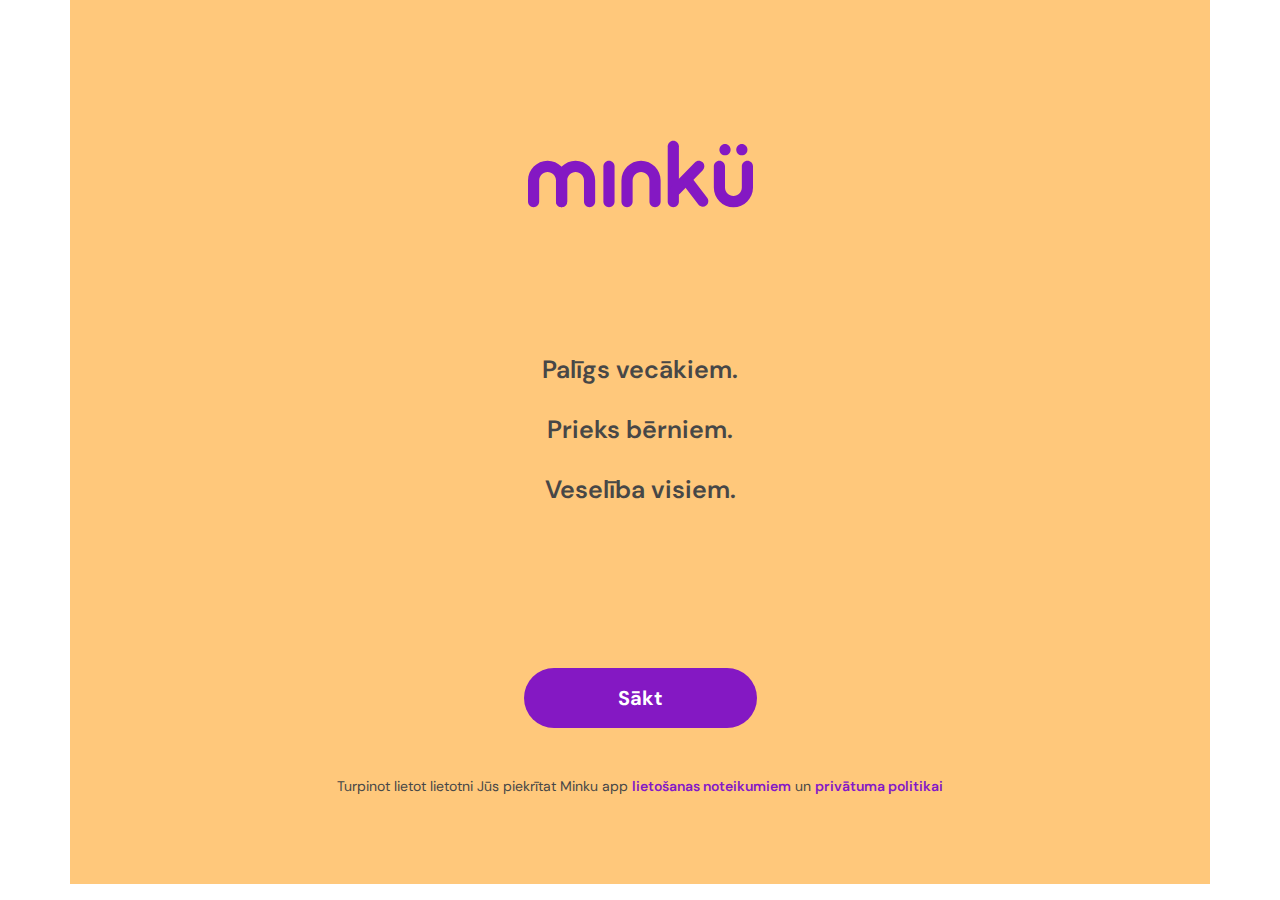
<file: index.html>
<!DOCTYPE html>
<html lang="en">

<head>
    <meta charset="UTF-8">
    <meta name="viewport" content="initial-scale=1.0, width=device-width">
    <title>Minku App</title>

    <!-- Bootstrap 5 CDN -->
    <link href="https://cdn.jsdelivr.net/npm/bootstrap@5.3.0/dist/css/bootstrap.min.css" rel="stylesheet">
    <link rel="stylesheet" href="https://cdn.jsdelivr.net/npm/bootstrap-icons@1.11.3/font/bootstrap-icons.min.css">
    <link rel="preconnect" href="https://fonts.googleapis.com">
    <link rel="preconnect" href="https://fonts.gstatic.com" crossorigin>
    <link href="https://fonts.googleapis.com/css2?family=DM+Sans:ital,opsz,wght@0,9..40,100..1000;1,9..40,100..1000&display=swap" rel="stylesheet">
    <link rel="stylesheet" href="global.css">
</head>

<body>

    <div class="container d-flex flex-column mb-3 justify-content-center align-items-center" style="background-color: #ffc87b;
               height: 100vh">
        <div class="mt-auto">
            <img src="minku_logo.svg">
        </div>
        <div class="mt-auto">
            <p class="p-big">Palīgs vecākiem.</p>
            <p class="p-big">Prieks bērniem.</p>
            <p class="p-big">Veselība visiem.</p>
        </div>
        <div class="mt-auto pb-5 mb-4 d-flex flex-column justify-content-center">
            <div class="d-flex flex-column align-items-center">
                <button class="btn button-minku d-flex justify-content-between align-items-center" type="button" onclick="location.replace('appview_2.html')">
                        <div class="mx-auto">Sākt</div>
                </button>
            </div>
            <p class="text-center text-regular_400 pt-5">Turpinot lietot lietotni Jūs piekrītat Minku app
                <span style="font-weight: 600; color: #8418c8;">lietošanas noteikumiem</span> un
                <span style="font-weight: 600; color: #8418c8;">privātuma politikai</span>
            </p>
        </div>
    </div>

    <!-- Bootstrap 5 JavaScript (optional, needed for interactive components) -->
    <script src="https://cdn.jsdelivr.net/npm/bootstrap@5.3.0/dist/js/bootstrap.bundle.min.js"></script>

</body>

</html>
</file>
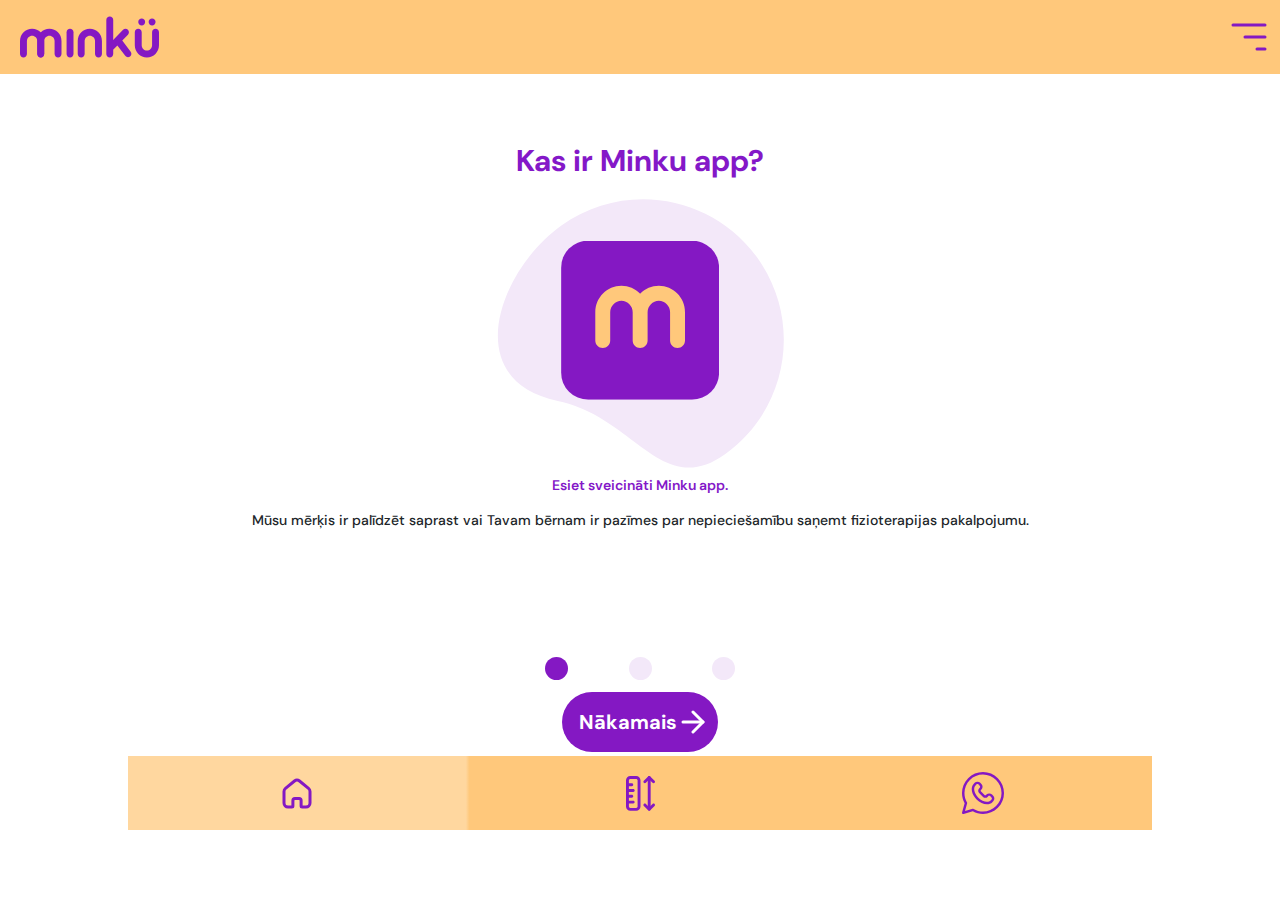
<file: appview_2.html>
<!DOCTYPE html>
<html lang="en">

<head>
    <meta charset="UTF-8">
    <meta name="viewport" content="initial-scale=1.0, width=device-width">
    <title>Minku App</title>

    <!-- Bootstrap 5 CDN -->
    <link href="https://cdn.jsdelivr.net/npm/bootstrap@5.3.0/dist/css/bootstrap.min.css" rel="stylesheet">
    <script src="https://ajax.googleapis.com/ajax/libs/jquery/3.7.1/jquery.min.js"></script>
    <script src="https://cdn.jsdelivr.net/npm/bootstrap@5.3.0/dist/js/bootstrap.bundle.min.js"></script>
    <link rel="preconnect" href="https://fonts.googleapis.com">
    <link rel="preconnect" href="https://fonts.gstatic.com" crossorigin>
    <link
        href="https://fonts.googleapis.com/css2?family=DM+Sans:ital,opsz,wght@0,9..40,100..1000;1,9..40,100..1000&display=swap"
        rel="stylesheet">
    <link rel="stylesheet" href="global.css">
    <link rel="manifest" href="./manifest.json">
    <meta name="mobile-web-app-capable" content="yes">
    <meta name="apple-mobile-web-app-capable" content="yes">
    <meta name="apple-mobile-web-app-status-bar-style" content="black-translucent">
    <meta name="apple-mobile-web-app-title" content="My App">
    <link rel="apple-touch-icon" href="ic_launcher.png">
    <script src="global_js.js"></script>
</head>

<body>

    <div id="appbar"></div>
    <div id="content" class="d-flex flex-column">
        <div class="slideshow-container d-flex flex-column">
            <div class="mySlides flex-column align-items-center">
                <div class="upper-text">
                    <p>Kas ir Minku app?</p>
                </div>
                <div class="minku-vector-container">
                    <img class="background-vector" src="minku_vector.svg">
                    <div class="minku-app-logo"><img src="minku_app_logo.svg"></div>
                </div>
                <div style="text-align: center;">
                    <p class="p-small"><span style="font-weight: 600; color: #8418c8;">Esiet sveicināti Minku app.
                        </span><br>
                        Mūsu mērķis ir palīdzēt saprast vai Tavam bērnam ir pazīmes par nepieciešamību saņemt
                        fizioterapijas
                        pakalpojumu.</p>
                </div>
            </div>

            <div class="mySlides flex-column align-items-center measurement-rules">
                <div class="upper-text">
                    Kā tiek veikts <br>mērījums?
                </div>
                <div class="container-fluid">
                    <div class="row pt-4">
                        <div class="col-3">
                            <img src="cube_lines.svg">
                        </div>
                        <div class="col-9">
                            <p class="p-small p-bold">Izvēlies neitrālu fonu</p>
                        </div>
                    </div>
                    <div class="row pt-4">
                        <div class="col-3">
                            <img src="underwear.svg">
                        </div>
                        <div class="col-9">
                            <p class="p-small p-bold">Mērījums notiek apakšveļā</p>
                        </div>
                    </div>
                    <div class="row pt-4">
                        <div class="col-3">
                            <img src="phone.svg">
                        </div>
                        <div class="col-9">
                            <p class="p-small p-bold">Seko norādēm ekrānā</p>
                        </div>
                    </div>
                    <div class="row pt-4">
                        <div class="col-3">
                            <img src="measurement.svg">
                        </div>
                        <div class="col-9">
                            <p class="p-small p-bold">Spied mērīt</p>
                        </div>
                    </div>
                    <div class="row pt-4">
                        <div class="col-3">
                            <img src="check.svg">
                        </div>
                        <div class="col-9">
                            <p class="p-small p-bold">Saņem rezultātu</p>
                        </div>
                    </div>
                </div>
            </div>

            <div class="mySlides flex-column align-items-center">
                <div class="upper-text">
                    <p>Bērna parametri</p>
                </div>
                <div class="minku-vector-container">
                    <img class="background-vector" id="gender_vector" src="vector_boy.svg">
                    <div class="minku-gender-logo"><img id="gender_image" src="boy.svg"></div>
                </div>
                <div class="container-fluid">
                    <div class="row pt-1">
                        <div class="col-6">
                            <p class="p-small p-bold">Vecums</p>
                        </div>
                        <div class="col-6">
                            <p class="p-small p-bold">Dzimums</p>
                        </div>
                    </div>
                    <div class="row pt-1">
                        <div class="col-5">
                            <input type="number" style="width: 50%;" onkeyup="check_age($(this))"
                                class="rounded-pill minku-input border-0 form-control-sm">
                        </div>
                        <div class="col-7">
                            <select onchange="set_gender($(this))"
                                class="minku-select rounded-pill form-select border-0">
                                <option value="0" selected>Zēns</option>
                                <option value="1">Meitene</option>

                            </select>
                        </div>
                    </div>
                </div>
                <div style="text-align: center;">
                    <p class="p-small">Aplikācija neievāc un nesaglabā jūsu bērnu attēlus</p>
                </div>

            </div>
            <div style="margin-top: auto;">
                <div>
                    <div class="d-flex flex-row  justify-content-center p-2" style="text-align:center">
                        <span class="dot" onclick="currentSlide(1)"></span>
                        <span class="dot" onclick="currentSlide(2)"></span>
                        <span class="dot" onclick="currentSlide(3)"></span>
                    </div>
                </div>
                <div class="d-flex flex-row  justify-content-center ">
                    <div class="p-1 align-self-center" style="text-align:center">
                        <button class="btn button-minku d-flex align-items-center justify-content-between"
                            id="minku-next" type="button" style="width: 100%;">
                            <div class="mx-1">Nākamais</div><img src="arrow_right.svg">
                        </button>
                    </div>
                </div>
            </div>
            <div id="bottombar"></div>
        </div>

    </div>




</body>

</html>
<script>

    let slideIndex = 1;
    showSlides(slideIndex);

    function plusSlides(n) {
        showSlides(slideIndex += n);
    }

    function currentSlide(n) {
        showSlides(slideIndex = n);
        if (slideIndex != 3) {
            $("#minku-next").prop("disabled", false);
        }

    }
    function set_gender(t) {

        if (t.val() == 1) {
            $("#gender_vector").attr("src", "vector_girl.svg");
            $("#gender_image").attr("src", "girl.svg");
            sessionStorage.setItem("global_gender", 1);
        }
        else {
            $("#gender_vector").attr("src", "vector_boy.svg");
            $("#gender_image").attr("src", "boy.svg");
            sessionStorage.setItem("global_gender", 0);
        }

    }
    function check_age(t) {
        if (t.val()) {
            $("#minku-next").prop("disabled", false);
            sessionStorage.setItem("global_age", t.val());
        }
        else {
            $("#minku-next").prop("disabled", true);
        }
    }
    function showSlides(n) {
        let i;
        let slides = document.getElementsByClassName("mySlides");
        let dots = document.getElementsByClassName("dot");
        if (n > slides.length) {
            location.replace('https://viavrarlab.github.io/MinkuAppWeb?forwardResultsTo=https://viavrarlab.github.io/MinkuFinal/results.html');
        }
        if (n < 1) { slideIndex = slides.length }
        for (i = 0; i < slides.length; i++) {
            slides[i].style.display = "none";
        }
        for (i = 0; i < dots.length; i++) {
            dots[i].className = dots[i].className.replace(" active", "");
        }
        slides[slideIndex - 1].style.display = "flex";
        dots[slideIndex - 1].className += " active";
    }
    $("#minku-next").on("click", function () {
        ++slideIndex
        currentSlide(slideIndex);
        if (slideIndex == 3) {
            $("#minku-next").prop("disabled", true);
        }
    });
    $(document).ready(function () {
        $("#appbar").load("appbar.html");
        $("#bottombar").load("bottombar.html", function () {
            $(".bottom-bar").addClass('bottom-bar-button_active_1');
            setAppHeight();
        });
        currentSlide(slideIndex);
        sessionStorage.setItem("global_gender", 0);
        register_service_worker();
    });
</script>
</file>
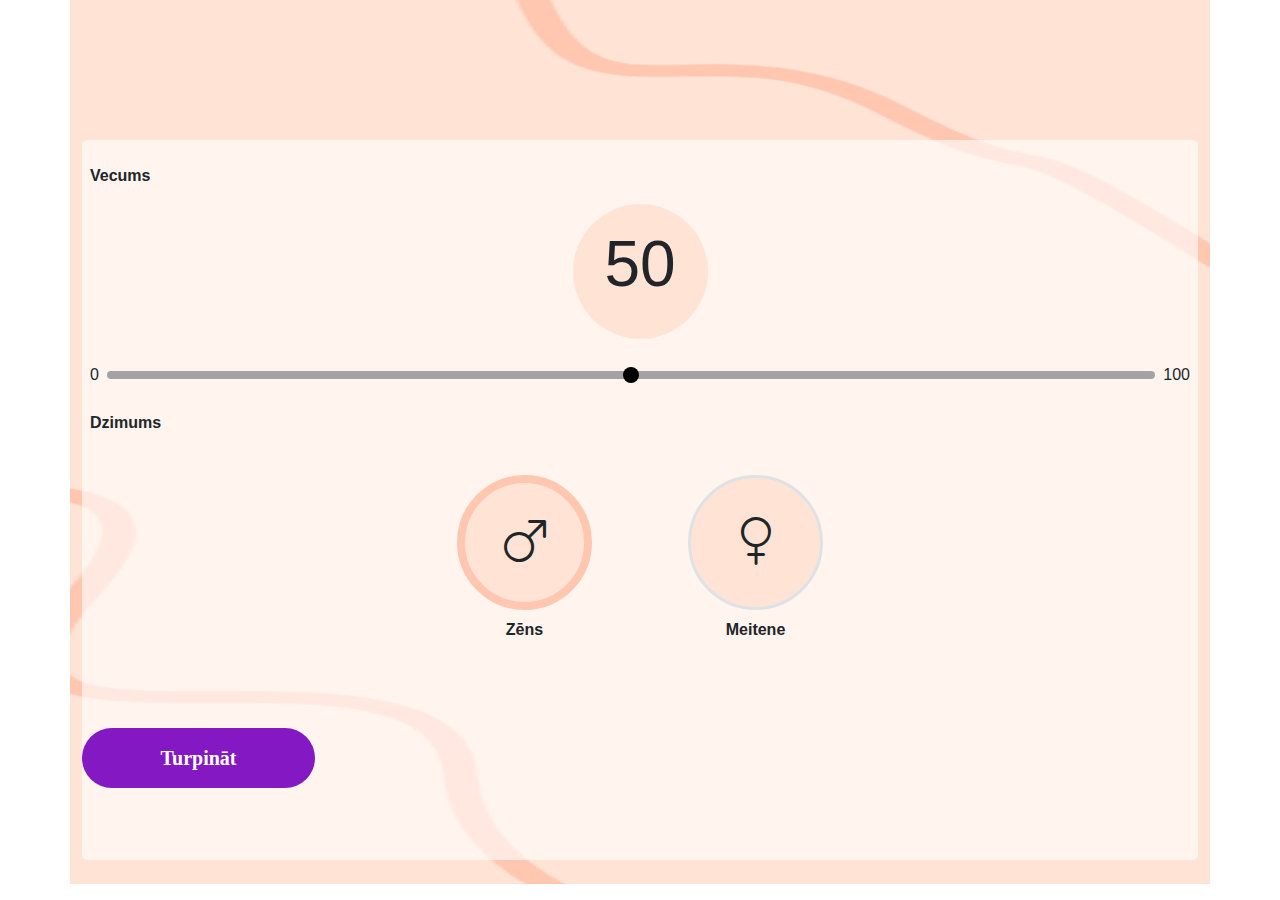
<file: appview_3.html>
<!DOCTYPE html>
<html lang="en">
<head>
    <meta charset="UTF-8">
    <meta name="viewport" content="initial-scale=1.0, width=device-width">
    <title>Minku App</title>
    
    <!-- Bootstrap 5 CDN -->
    <link href="https://cdn.jsdelivr.net/npm/bootstrap@5.3.0/dist/css/bootstrap.min.css" rel="stylesheet">
    <link rel="stylesheet" href="https://cdn.jsdelivr.net/npm/bootstrap-icons@1.11.3/font/bootstrap-icons.min.css">
    <link rel="stylesheet" href="global.css">
</head>
<body>

    <div class="container d-flex flex-column mb-3 justify-content-center align-items-center bg-image"
        style="background-image: url('side-wave_background.png');  
        background-repeat: no-repeat;
        background-attachment: fixed; 
        background-size: 100% 100%;
               height: 100vh;width:100%">
               <input hidden type="text" id="persons_gender" value="0">
               <div class="d-flex flex-column mt-auto mb-4 rounded" style="background-color: rgba(255, 255, 255, 0.6);height: 80vh;width:100%">
                    <div><p class="mt-4 mx-2"><b>Vecums</b></p></div>
                    <div class="d-flex flex-column align-items-center">
                        <div class="mx-5 rounded-circle d-flex justify-content-center align-items-center" style="width: 15vh;height: 15vh; background-color:#ffe4d5">
                            <p id="persons_age" style="font-size: 4em;">0</p>
                        </div>
                    </div>
                    <div class="mt-4 d-flex align-items-center">
                        <span class="mx-2">0</span>
                        <input onchange="set_age($(this))" id="age_slider" type="range" class="form-range custom-range" step="1" min="0" max="100">
                        <span class="mx-2">100</span>
                    </div>
                    <div><p class="mt-4 mx-2"><b>Dzimums</b></p></div>
                    <div class="mt-4 d-flex justify-content-center">
                        <div class="d-flex flex-column align-items-center">
                            <div class="mx-5 rounded-circle d-flex justify-content-center align-items-center button border border-3 button-border" onclick="set_gender($(this),0)" style="width: 15vh;height: 15vh; background-color:#ffe4d5">
                                <i class="bi bi-gender-male" style="font-size: 3rem;"></i>
                            </div>
                            <p class="mt-2"><b>Zēns</b></p>
                        </div>
                        <div class="d-flex flex-column align-items-center">
                            <div class="mx-5 rounded-circle d-flex justify-content-center align-items-center button border border-3" onclick="set_gender($(this),1)" style="width: 15vh;height: 15vh; background-color:#ffe4d5">
                                <i class="bi bi-gender-female" style="font-size: 3rem;"></i>
                            </div>
                            <p class="mt-2"><b>Meitene</b></p>
                        </div>
                    </div>
                    <div class="mt-auto pb-5 mb-4 d-flex flex-column justify-content-center">
                        <button class="btn button-minku" type="button" onclick="location.replace('appview_4.html')">Turpināt</button>
                    </div>
               </div>

    </div>

    <!-- Bootstrap 5 JavaScript (optional, needed for interactive components) -->
    <script src="https://cdn.jsdelivr.net/npm/bootstrap@5.3.0/dist/js/bootstrap.bundle.min.js"></script>
    <script src="https://ajax.googleapis.com/ajax/libs/jquery/3.7.1/jquery.min.js"></script>
    <script>
        function set_age(t){
            $("#persons_age").html(t.val());
        }
        function set_gender(t,g){
            $(".button-border").removeClass("button-border");
            t.addClass("button-border");
            $("#persons_gender").val(g);
        }
        $( document ).ready(function() {
           $("#persons_age").html($("#age_slider").val());
        });
    </script>
</body>
</html>
</file>
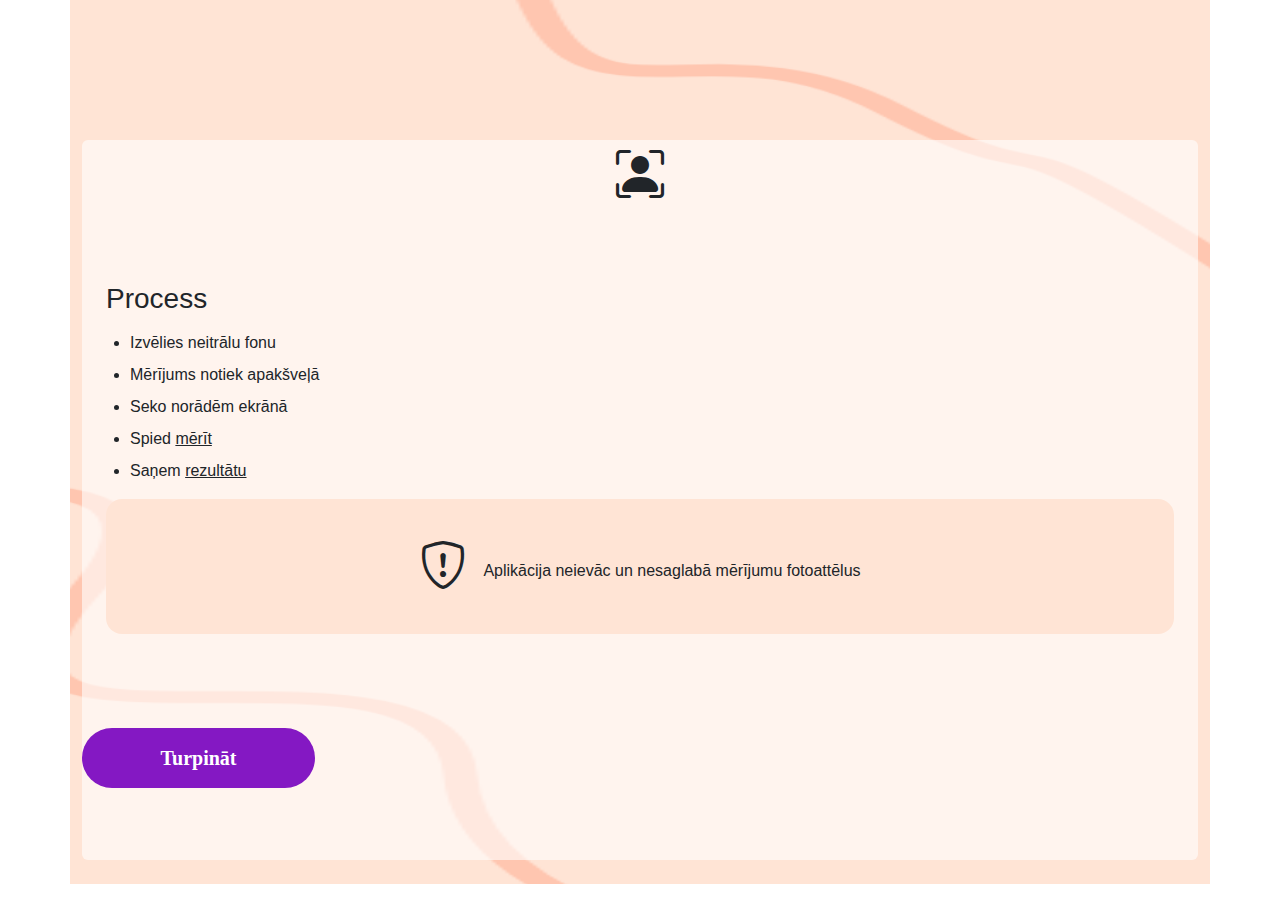
<file: appview_4.html>
<!DOCTYPE html>
<html lang="en">
<head>
    <meta charset="UTF-8">
    <meta name="viewport" content="initial-scale=1.0, width=device-width">
    <title>Minku App</title>
    
    <!-- Bootstrap 5 CDN -->
    <link href="https://cdn.jsdelivr.net/npm/bootstrap@5.3.0/dist/css/bootstrap.min.css" rel="stylesheet">
    <link rel="stylesheet" href="https://cdn.jsdelivr.net/npm/bootstrap-icons@1.11.3/font/bootstrap-icons.min.css">
    <link rel="stylesheet" href="global.css">
</head>
<body>

    <div class="container d-flex flex-column mb-3 justify-content-center align-items-center bg-image"
        style="background-image: url('side-wave_background.png');
          background-repeat: no-repeat;
        background-attachment: fixed; 
        background-size: 100% 100%;
               height: 100vh">
               <input hidden type="text" id="persons_gender" value="0">
               <div class="d-flex flex-column mt-auto mb-4 rounded" style="background-color: rgba(255, 255, 255, 0.6);height: 80vh;width:100%">
                    <div class="d-flex flex-column align-items-center">
                        <div class="d-flex justify-content-center align-items-center">
                            <i class="bi bi-person-bounding-box" style="font-size: 3rem;"></i>
                        </div>
                    </div>
                    <div class="mt-auto mb-4 d-flex flex-column justify-content-center">
                        <h3 class="mx-4">Process</h3>
                        <ul class="mx-3">
                            <li class="mt-2">Izvēlies neitrālu fonu</li>
                            <li class="mt-2">Mērījums notiek apakšveļā</li>
                            <li class="mt-2">Seko norādēm ekrānā</li>
                            <li class="mt-2">Spied <u>mērīt</u></li>
                            <li class="mt-2">Saņem <u>rezultātu</u></li>
                          </ul>
                          <div class="d-flex justify-content-center align-items-center mx-4 rounded-4" style="background-color:#ffe4d5;height: 15vh">
                                <i class="bi bi-shield-exclamation mx-2" style="font-size: 3rem;"></i>
                                <p class="mt-4 mx-2">Aplikācija neievāc un nesaglabā mērījumu fotoattēlus</p>
                        </div>
                   </div>
                    <div class="mt-auto pb-5 mb-4 d-flex flex-column justify-content-center">
                        <button class="btn button-minku" type="button" onclick="location.replace('https://viavrarlab.github.io/MinkuAppWeb/')">Turpināt</button>
                    </div>
               </div>

    </div>

    <!-- Bootstrap 5 JavaScript (optional, needed for interactive components) -->
    <script src="https://cdn.jsdelivr.net/npm/bootstrap@5.3.0/dist/js/bootstrap.bundle.min.js"></script>
    <script src="https://ajax.googleapis.com/ajax/libs/jquery/3.7.1/jquery.min.js"></script>
    <script>
        function set_age(t){
            $("#persons_age").html(t.val());
        }
        function set_gender(t,g){
            $(".button-border").removeClass("button-border");
            t.addClass("button-border");
            $("#persons_gender").val(g);
        }
        $( document ).ready(function() {
           $("#persons_age").html($("#age_slider").val());
        });
    </script>
</body>
</html>
</file>
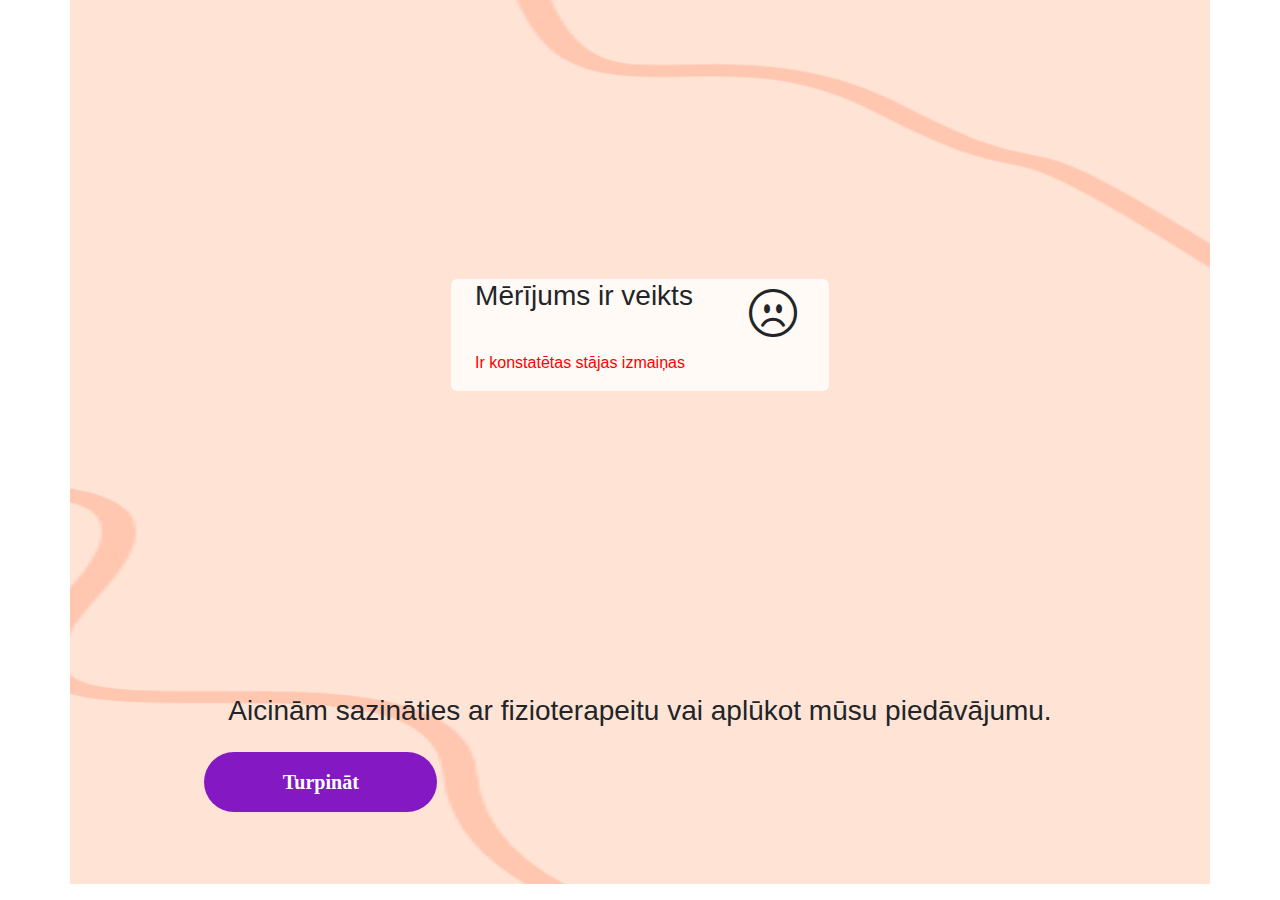
<file: appview_5.html>
<!DOCTYPE html>
<html lang="en">
<head>
    <meta charset="UTF-8">
    <meta name="viewport" content="initial-scale=1.0, width=device-width">
    <title>Minku App</title>
    
    <!-- Bootstrap 5 CDN -->
    <link href="https://cdn.jsdelivr.net/npm/bootstrap@5.3.0/dist/css/bootstrap.min.css" rel="stylesheet">
    <link rel="stylesheet" href="https://cdn.jsdelivr.net/npm/bootstrap-icons@1.11.3/font/bootstrap-icons.min.css">
    <link rel="stylesheet" href="global.css">
</head>
<body>

        <div class="container d-flex flex-column mb-3 justify-content-center align-items-center bg-image"
        style="background-image: url('side-wave_background.png');
          background-repeat: no-repeat;
            background-attachment: fixed; 
            background-size: 100% 100%;
            height: 100vh">
            <div class="mt-auto">
                <div class="d-flex flex-column mt-auto mb-4 rounded" style="background-color:#fffaf5;">
                    <div class="d-flex flex-row">
                        <div class="px-4"><h3>Mērījums ir veikts</h3></div>
                        <div class="px-4 align-items-center"><i class="mx-2 bi bi-emoji-frown" style="font-size: 3rem;"></i></div>
                    </div>
                    <div class="d-flex flex-row">
                        <div class="px-4"><p style="color:red">Ir konstatētas stājas izmaiņas</p></div>
                    </div>
                </div>
            </div>
            <div class="mt-auto pb-5 mb-4 d-flex flex-column justify-content-center">
                <h3 class="px-4 mb-4">Aicinām sazināties ar fizioterapeitu vai aplūkot mūsu piedāvājumu.</h3>
                <button class="btn button-minku" type="button" onclick="location.replace('appview_6.html')">Turpināt</button>
            </div>
        </div>

    <!-- Bootstrap 5 JavaScript (optional, needed for interactive components) -->
    <script src="https://cdn.jsdelivr.net/npm/bootstrap@5.3.0/dist/js/bootstrap.bundle.min.js"></script>
    <script src="https://ajax.googleapis.com/ajax/libs/jquery/3.7.1/jquery.min.js"></script>
</body>
</html>
</file>
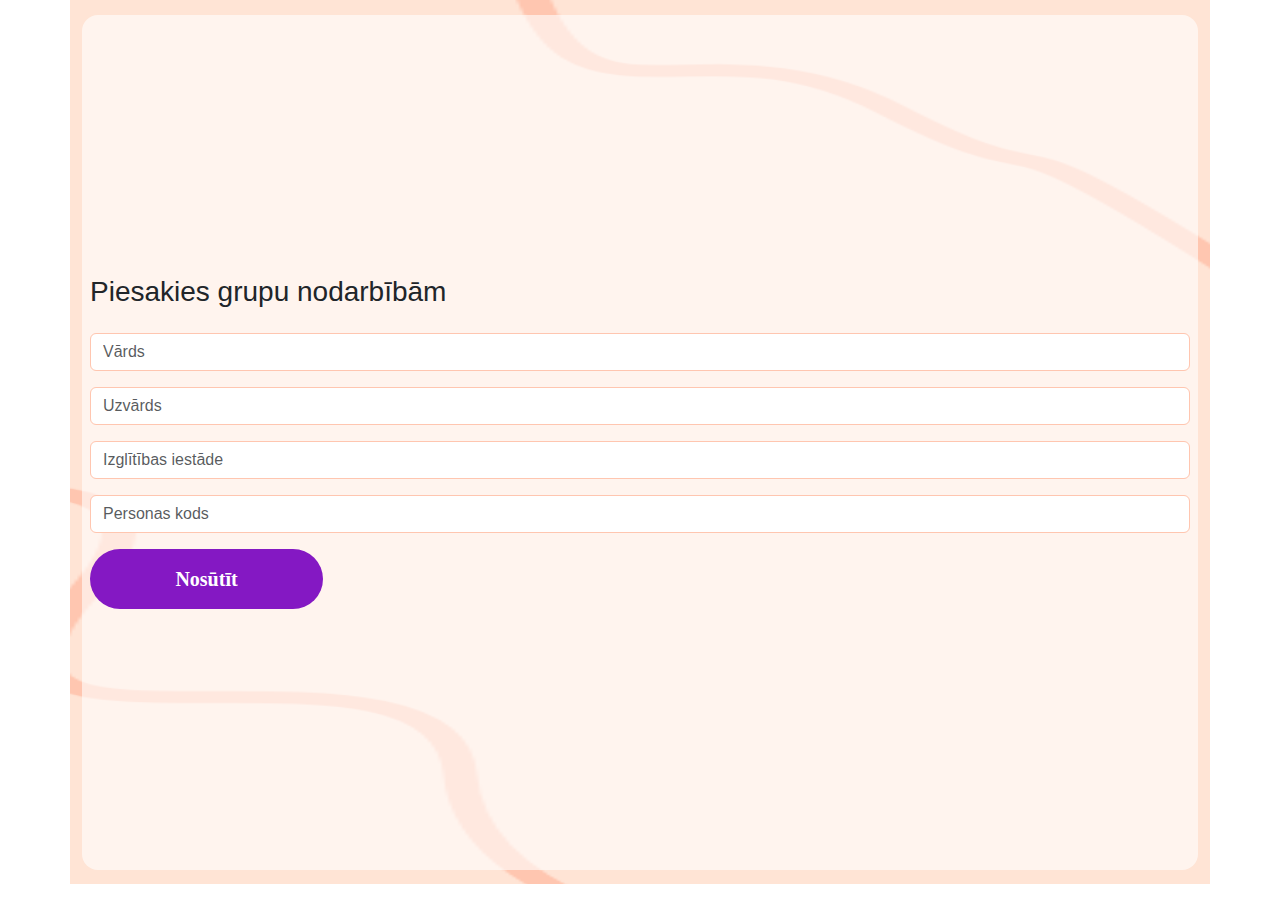
<file: appview_6.html>
<!DOCTYPE html>
<html lang="en">
<head>
    <meta charset="UTF-8">
    <meta name="viewport" content="initial-scale=1.0, width=device-width">
    <title>Minku App</title>
    
    <!-- Bootstrap 5 CDN -->
    <link href="https://cdn.jsdelivr.net/npm/bootstrap@5.3.0/dist/css/bootstrap.min.css" rel="stylesheet">
    <link rel="stylesheet" href="https://cdn.jsdelivr.net/npm/bootstrap-icons@1.11.3/font/bootstrap-icons.min.css">
    <link rel="stylesheet" href="global.css">
</head>
<body>

    <div class="container d-flex flex-column mb-3 justify-content-center align-items-center bg-image"
        style="background-image: url('side-wave_background.png');
          background-repeat: no-repeat;
            background-attachment: fixed; 
            background-size: 100% 100%;
               height: 100vh">
               <input hidden type="text" id="persons_gender" value="0">
               <div class="d-flex flex-column justify-content-center rounded-4" style="background-color: rgba(255, 255, 255, 0.6);height: 95vh;width:100%">
                        <h3 class="p-2">Piesakies grupu nodarbībām</h3>
                        <form>
                            <div class="p-2">
                                <input type="text" class="form-control input-border" id="persons_name" placeholder="Vārds">
                            </div>
                            <div class="p-2">
                                <input type="text" class="form-control input-border" id="persons_surname" placeholder="Uzvārds">
                            </div>
                            <div class="p-2">
                                <input type="text" class="form-control input-border" id="persons_school" placeholder="Izglītības iestāde">
                            </div>
                            <div class="p-2">
                                <input type="number" class="form-control input-border" id="persons_code" placeholder="Personas kods">
                            </div>
                            <div class="mt-auto p-2 d-flex flex-column justify-content-center">
                                <button class="btn button-minku" type="submit">Nosūtīt</button>
                            </div>
                          </form>
               </div>
    </div>

    <!-- Bootstrap 5 JavaScript (optional, needed for interactive components) -->
    <script src="https://cdn.jsdelivr.net/npm/bootstrap@5.3.0/dist/js/bootstrap.bundle.min.js"></script>
    <script src="https://ajax.googleapis.com/ajax/libs/jquery/3.7.1/jquery.min.js"></script>
</body>
</html>
</file>
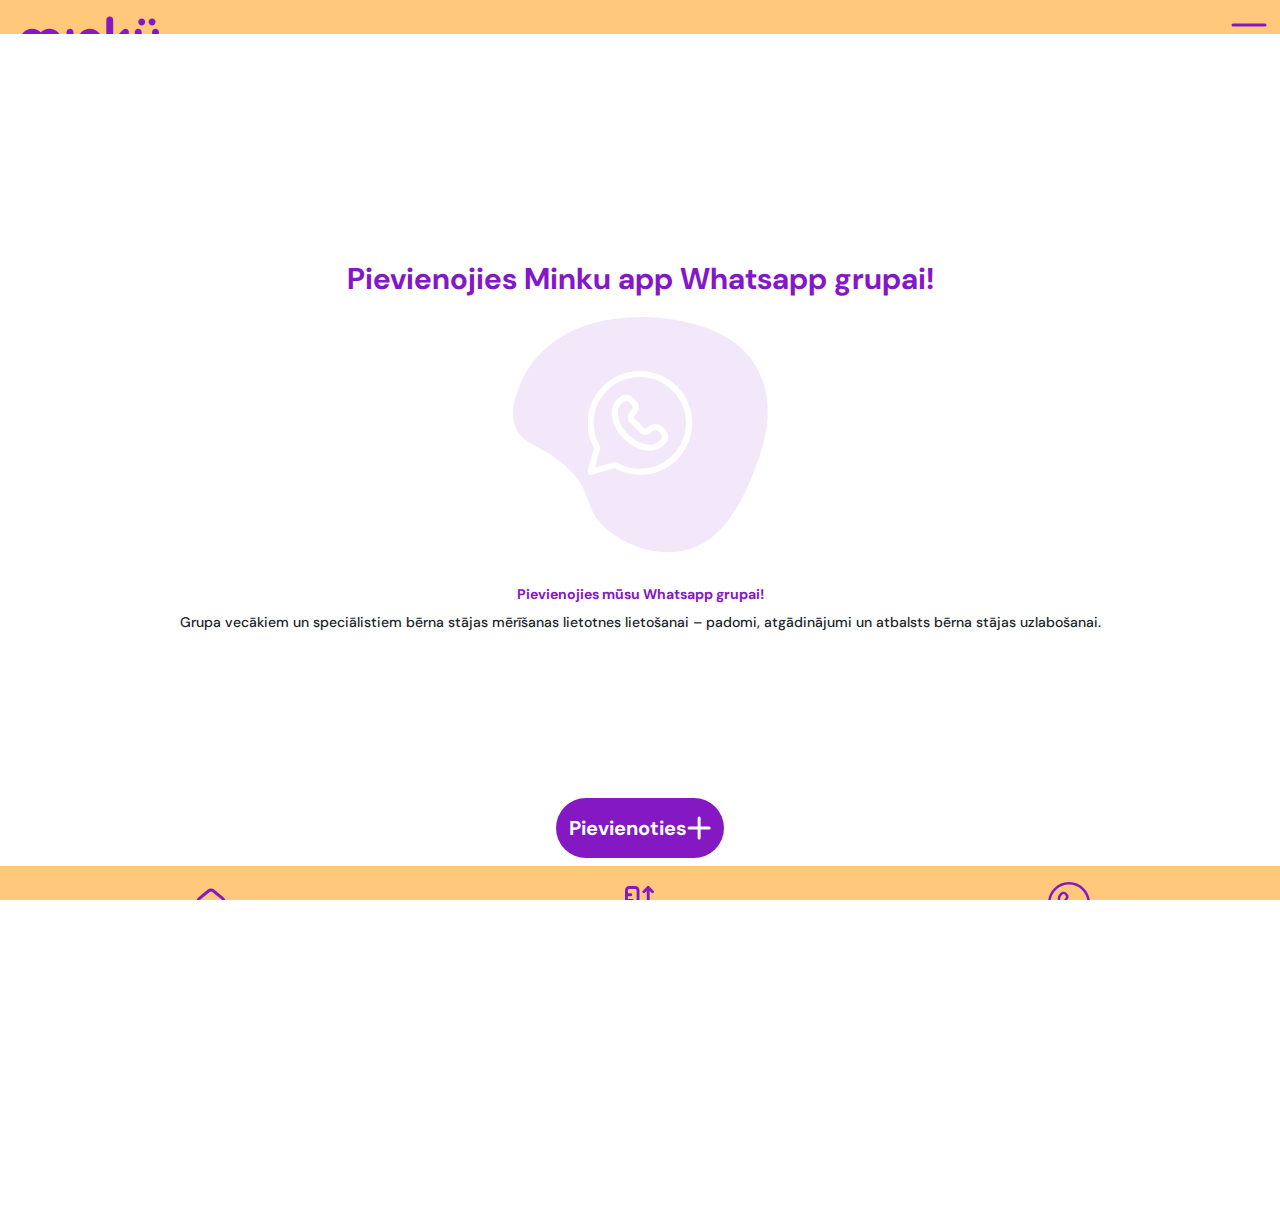
<file: whatsapp.html>
<!DOCTYPE html>
<html lang="en">

<head>
    <meta charset="UTF-8">
    <meta name="viewport" content="initial-scale=1.0, width=device-width">
    <title>Minku App</title>

    <!-- Bootstrap 5 CDN -->
    <link href="https://cdn.jsdelivr.net/npm/bootstrap@5.3.0/dist/css/bootstrap.min.css" rel="stylesheet">
    <script src="https://ajax.googleapis.com/ajax/libs/jquery/3.7.1/jquery.min.js"></script>
    <script src="https://cdn.jsdelivr.net/npm/bootstrap@5.3.0/dist/js/bootstrap.bundle.min.js"></script>
    <link rel="preconnect" href="https://fonts.googleapis.com">
    <link rel="preconnect" href="https://fonts.gstatic.com" crossorigin>
    <link
        href="https://fonts.googleapis.com/css2?family=DM+Sans:ital,opsz,wght@0,9..40,100..1000;1,9..40,100..1000&display=swap"
        rel="stylesheet">
    <link rel="stylesheet" href="global.css">
</head>

<body>
    <div id="appbar"></div>
    <div id="content">
        <div class="slideshow-container d-flex flex-column justify-content-center align-items-center">
            <div class="upper-text">
                <p>Pievienojies Minku app
                    Whatsapp grupai!</p>
            </div>
            <div class="minku-vector-container">
                <img class="background-vector" src="vector_boy.svg">
                <div class="minku-app-logo"><img src="whatsapp_logo.svg"></div>
            </div>
            <div style="text-align: center;">
                <br>
                <p class="p-small p-bold" style="color:#8418c8">Pievienojies mūsu Whatsapp grupai!</p>
                <p class="p-small" style="line-height: 20px;">
                    Grupa vecākiem un speciālistiem bērna stājas mērīšanas lietotnes lietošanai – padomi, atgādinājumi
                    un atbalsts bērna stājas uzlabošanai.
                </p>
            </div>
        </div>
        <div class="minku-fixed">
            <div class="d-flex flex-column">
                <div class="p-2 align-self-center" style="text-align:center">
                    <button class="btn button-minku d-flex align-items-center justify-content-between"
                        onclick="location.replace('whatsapp_rules.html')" id="minku-next" type="button">
                        <div class="mx-auto">Pievienoties</div><img src="add.svg">
                    </button>
                </div>
            </div>
        </div>
    </div>
    <div id="bottombar"></div>


</body>

</html>
<script>


    $(document).ready(function () {
        $("#appbar").load("appbar.html");
        $("#bottombar").load("bottombar.html");
    });
</script>
</file>
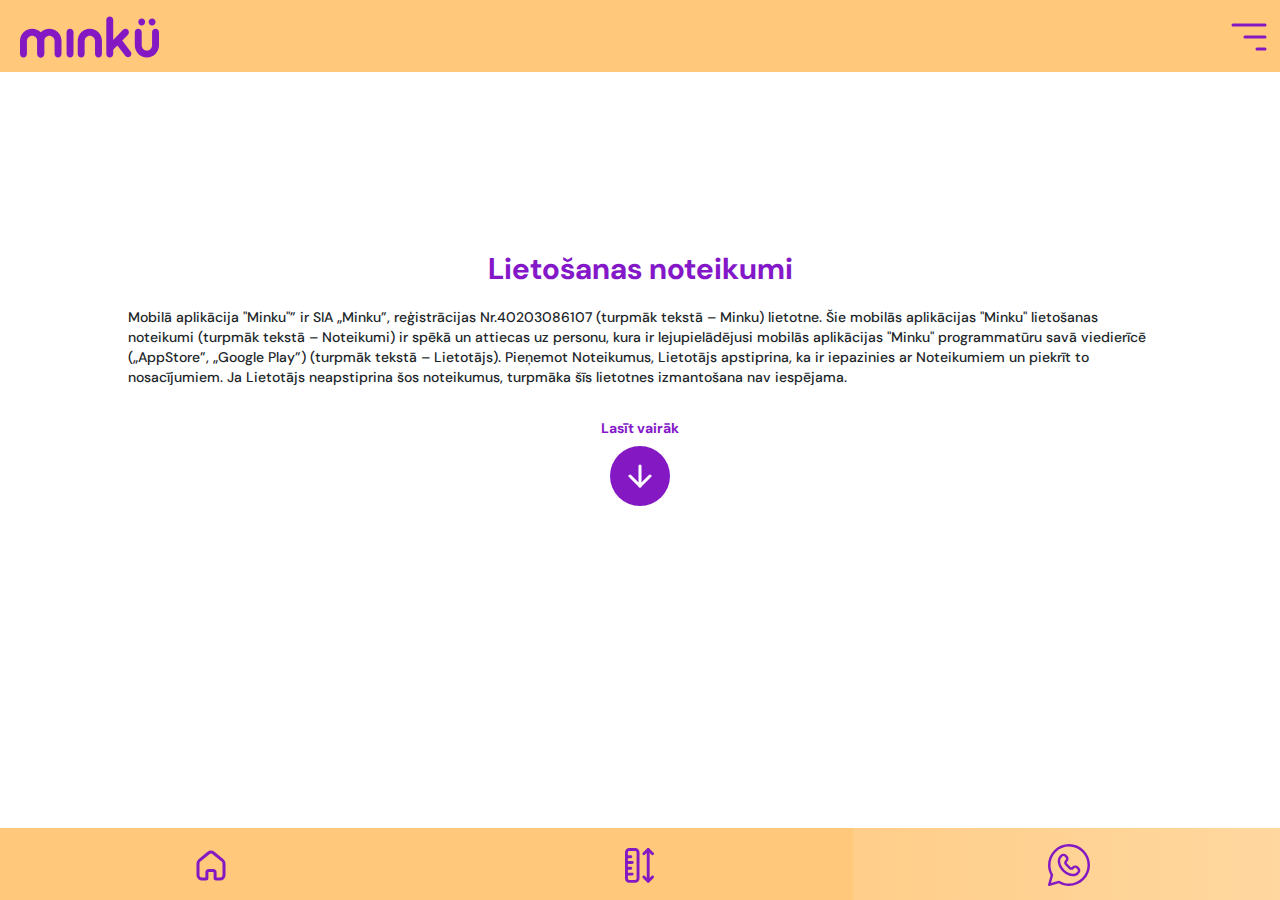
<file: whatsapp_rules.html>
<!DOCTYPE html>
<html lang="en">

<head>
    <meta charset="UTF-8">
    <meta name="viewport" content="initial-scale=1.0, width=device-width">
    <title>Minku App</title>

    <!-- Bootstrap 5 CDN -->
    <link href="https://cdn.jsdelivr.net/npm/bootstrap@5.3.0/dist/css/bootstrap.min.css" rel="stylesheet">
    <script src="https://ajax.googleapis.com/ajax/libs/jquery/3.7.1/jquery.min.js"></script>
    <script src="https://cdn.jsdelivr.net/npm/bootstrap@5.3.0/dist/js/bootstrap.bundle.min.js"></script>
    <link rel="preconnect" href="https://fonts.googleapis.com">
    <link rel="preconnect" href="https://fonts.gstatic.com" crossorigin>
    <link
        href="https://fonts.googleapis.com/css2?family=DM+Sans:ital,opsz,wght@0,9..40,100..1000;1,9..40,100..1000&display=swap"
        rel="stylesheet">
    <link rel="stylesheet" href="global.css">
</head>

<body>
    <div id="appbar"></div>
    <div id="content">
        <div class="slideshow-container d-flex flex-column justify-content-center align-items-center">
            <div class="upper-text">
                <p>Lietošanas noteikumi</p>
            </div>
            <div style="text-align: left;padding-bottom:20%;overflow: auto;">

                <p class="p-small" style="line-height: 20px;">
                    Mobilā aplikācija "Minku"” ir SIA „Minku”, reģistrācijas Nr.40203086107 (turpmāk tekstā – Minku)
                    lietotne. Šie mobilās aplikācijas "Minku" lietošanas noteikumi (turpmāk tekstā – Noteikumi) ir spēkā
                    un attiecas uz personu, kura ir lejupielādējusi mobilās aplikācijas "Minku" programmatūru savā
                    viedierīcē („AppStore”, „Google Play”) (turpmāk tekstā – Lietotājs). Pieņemot Noteikumus, Lietotājs
                    apstiprina, ka ir iepazinies ar Noteikumiem un piekrīt to nosacījumiem. Ja Lietotājs neapstiprina
                    šos noteikumus, turpmāka šīs lietotnes izmantošana nav iespējama.
                <div class="read-more">
                    <p class="p-bold">1. Mobilās aplikācijas "Minku" apraksts</p>
                    <p class="p-small" style="line-height: 20px;"> 1.1. Izmantojot mobilo aplikāciju "Minku", Lietotājs
                        var veikt indikatīvu bērna stājas novērtēšanu, atbilstoši pieejamai funkcionalitātei. Mobilās
                        aplikācijas veiktais mērījums var tikt izmantots tikai priekšstata gūšanai un tas nevar
                        aizvietot pilnvērtīgu bērna stājas stāvokļa novērtējumu pie ārstniecības personas.<br>
                        1.2. Mobilā aplikācija "Minku" tiek izmantota, pamatojoties uz vienkāršu licenci, kuru Minku ir
                        izsniegusi Lietotājam. Vienkārša licence ir bezmaksas un darbojas no brīža, kad mobilā
                        aplikācija "Minku" ir lejupielādēta viedierīcē, līdz tās dzēšanai.<br>
                        1.3. Aplikācijas lietotājiem ir iespēja brīvprātīgi pievienoties komunikācijas platformas
                        "Whatsapp" grupai, kurā Minku var publicēt Lietotājam noderīgu informāciju par bērnu veselības
                        veicināšanu.<br>
                        1.4. Mobilās aplikācijas "Minku" lietošana ir bezmaksas.<br></p>
                    <p class="p-bold">2. Mobilās aplikācijas "Minku" lietošana</p>
                    <p class="p-small" style="line-height: 20px;">2.1. Lai izmantotu mobilo aplikāciju "Minku",
                        Lietotājam tā ir jālejupielādē savā viedierīcē.<br>
                        2.2. Mobilās aplikācijas "Minku" piedāvāto funkciju korekta darbība ir atkarīga no Lietotāja
                        izmantojamās viedierīces.<br>
                        2.3. Obligāts nosacījums mobilās aplikācijas "Minku" izmantošanai ir aktīvs interneta pieslēgums
                        (mobilie dati, Wi-Fi, u.c.).<br>
                        <b><u>2.4. Mērīšanas procesā iegūtie attēli netiek uzglabāti. Savukārt, mērījuma rezultāti tiek
                                uzkrāti anonimizētā veidā.</u></b><br>
                        2.5. Stājas novērtēšanas nodrošināšanai, lūdzam sekot mobilās aplikācijas norādēm.
                    </p>
                    <p class="p-bold">3. Mobilās aplikācijas "Minku" izmantošanas pārtraukšana</p>
                    <p class="p-small" style="line-height: 20px;">
                        3.1. Lietotājs ir tiesīgs jebkurā laikā pārtraukt mobilās aplikācijas "Minku" izmantošanu,
                        izejot no lietotnes vai izdzēšot lietotni no savas viedierīces.
                    </p>
                    <p class="p-bold">4. Atbildība</p>
                    <p class="p-small" style="line-height: 20px;">
                        4.1. Minku piedāvā mobilo aplikāciju "Minku” šajos Noteikumos definētajā veidā (princips
                        „as-is”) un tai nav jānodrošina mobilās aplikācijas "Minku" visas diennakts un nekļūdīga
                        darbība. Minku neatbild par zaudējumiem, kas var rasties saistībā ar to, ja mobilā aplikācija
                        "Minku" nedarbojas vai to nevar izmantot vēlamajā veidā.<br>
                        4.2. Lietotājs apņemas paziņot Minku par pretenzijām, kas saistītas ar mobilās aplikācijas
                        "Minku" izmantošanu, ne vēlāk kā 30 dienu laikā no brīža, kad radušies pretenzijas iemesli.<br>
                        4.3. Minku neatbild par mobilās aplikācijas "Minku" veikto mērījumu precizitāti un ar to radīto
                        seku zaudējumiem. Veiktie mērījumi var tikt izmantoti vienīgi kā rekomendācija, lai pievērstu
                        uzmanību bērnu veselības stājas stāvoklim un lai vērstos pie kvalificēta ārstniecības personāla.
                    </p>
                    <p class="p-bold">5. Datu izmantošana</p>
                    <p class="p-small" style="line-height: 20px;">
                        5.1. Minku savu klientu datus apstrādā saskaņā ar Minku Privātuma politiku.<br>
                        5.2. Minku apstrādā Datus ar mērķi nodrošināt mobilās aplikācijas "Minku" izmantošanu stājas
                        indikatīvai diagnostikai un saskaņā ar Minku Privātuma politiku.
                    </p>
                    <p class="p-bold">6. Citi noteikumi</p>
                    <p class="p-small" style="line-height: 20px;">
                        6.1. Jautājumos, ko nereglamentē šie Noteikumi, Minku un Lietotājs vadās no Latvijas Republikā
                        spēkā esošajiem normatīvajiem aktiem.<br>

                        Stājas spēkā no 01.09.2025.

                    </p>
                </div>
                </p>

                <div class="d-flex flex-column">

                    <div class="p-2 align-self-center read-more-container" style="text-align:center">
                        <div>
                            <p class="p-small p-bold" style="color:#8418c8">Lasīt vairāk</p>
                        </div>
                        <button class="btn button-minku-round align-items-center" type="button" onclick="read_more()">
                            <img src="arrow_down_2.svg">
                        </button>
                    </div>

                </div>
            </div>
        </div>
    </div>
    <div id="bottombar"></div>


</body>

</html>
<script>

    function read_more() {
        $(".read-more-container").hide();
        $(".read-more").show();
    }
    $(document).ready(function () {
        $("#appbar").load("appbar.html");
            $("#bottombar").load("bottombar.html", function () {
            $(".bottom-bar").addClass('bottom-bar-button_active_3');

        });
    });
</script>
</file>
<file: global.css>
/* Custom styles */
        html {
            min-height: -webkit-fill-available;
            height: 100%;
        }

        body {
            margin: 0;
            padding: 0;
            display: flex;
            flex-direction: column;
            min-height: -webkit-fill-available;
            height: 100%;
            font-family: "DM Sans", sans-serif;
            overflow: hidden;
        }

        .container {
            min-height: -webkit-fill-available;
            height: 100%;

        }

        .minku-main-logo {
            max-width: 239px;
            width: 100%;
        }

        .button-minku,
        .button-minku:focus,
        .button-minku:active,
        .button-minku:hover,
        .button-minku:disabled {
            background-color: #8418C3;
            color: white;
            border-radius: 30px;
            height: 60px;
            max-height: 60px;
            max-width: 233px;
            width: 100%;
            font-family: DM Sans;
            font-weight: 700;
            font-style: Bold;
            font-size: 20px;
            line-height: 20px;
            letter-spacing: 0%;
            text-align: center;

        }

        .button-minku-round,
        .button-minku-round:focus,
        .button-minku-round:active,
        .button-minku-round:hover {
            background-color: #8418C3;
            color: white;
            border-radius: 50%;
            height: 60px;
            width: 60px;
            font-family: DM Sans;
            font-weight: 700;
            font-style: Bold;
            font-size: 20px;
            line-height: 20px;
            letter-spacing: 0%;
            text-align: center;

        }



        .custom-range::-webkit-slider-thumb {
            background: #000000;
        }

        .custom-range::-webkit-slider-runnable-track {
            background: #a3a3a3;
        }

        .button-border {
            border: 0.5em solid #ffc6b0 !important;
        }

        .input-border {
            border: 0.1em solid #ffc6b0 !important;
        }

        .text-semi_bold_600 {
            font-weight: 600;
            color: #474747;
            line-height: 44px;
        }

        .text-regular_400 {
            font-weight: 400;
            color: #474747;
            line-height: 20px;
            font-size: 14px;
        }

        .menu_button {
            background: url('minku_menu.svg') no-repeat right center;
            height: 32px;
            width: 32px;
            padding-right: 30px;
        }

        #bottombar {
            overflow: hidden;
            position: sticky;
            bottom: 0;
            left: 0;
            width: 100%;
        }

        #appbar {
            overflow: hidden;
            top: 0;
            left: 0;
            width: 100%;
            position: sticky;
            z-index: 1;
        }

        .button-minku-container {
            position: fixed;
            bottom: 10%;
        }

        .bottom-bar-buttons {
            width: 33%;
            cursor: pointer;
        }

        .bottom-bar-button_active_1 {
            background: linear-gradient(to right, #FFD79F 0%, #FFD79F 33%, #ffc87b 33.33%, #ffc87b 66.66%, #ffc87b 66.66%, #ffc87b 100%);
        }

        .bottom-bar-button_active_2 {
            background: linear-gradient(to right, #ffc87b 0%, #ffc87b 33%, #FFD79F 33.33%, #FFD79F 66.66%, #ffc87b 66.66%, #ffc87b 100%);
        }

        .bottom-bar-button_active_3 {
            background: linear-gradient(to right, #ffc87b 0%, #ffc87b 33%, #ffc87b 33.33%, #ffc87b 66.66%, #FFD79F66.66%, #FFD79F 100%);
        }

        .dot {
            cursor: pointer;
            height: 23px;
            width: 23px;
            margin: 0 3%;
            background-color: #F3E8F9;
            border-radius: 50%;
            display: inline-block;
            transition: background-color 0.6s ease;
        }

        .active,
        .dot:hover {
            background-color: #8418C3;
        }

        .slideshow-container {
            width: 100%;
            position: relative;
            padding: 5% 10% 0% 10%;
            height: calc(100vh - 144px);
            overflow: hidden;
            justify-content: space-evenly;
        }

        .minku-vector-container {
            position: relative;
            display: flex;
            justify-content: center;
            align-items: center;
            max-width: 70%;
        }

        .minku-vector-container-results {
            position: relative;
            max-width: 60%;
        }

        a:link {
            text-decoration: none;
        }

        a:visited {
            text-decoration: none;
        }

        .minku-app-logo>img {
            max-width: 55%;
            position: absolute;
            top: 45%;
            left: 50%;
            transform: translate(-50%, -50%);
        }

        .minku-gender-logo>img {
            max-width: 55%;
            position: absolute;
            top: 45%;
            left: 50%;
            transform: translate(-50%, -50%);
        }

        .minku-whatsapp-logo>img {
            max-width: 55%;
            position: absolute;
            top: 45%;
            left: 50%;
            transform: translate(-50%, -50%);
        }

        .minku-app-logo-results>img {
            width: 60%;
            position: absolute;
            top: 50%;
            left: 55%;
            transform: translate(-50%, -50%);
        }

        .background-vector {
            max-width: 100%;
            object-fit: cover;
        }

        .result-icon {
            position: absolute;
            top: 20%;
            left: 95%;
            transform: translate(-50%, -50%);
        }

        .icon-on-top {
            position: absolute;
            top: 45%;
            left: 50%;
            transform: translate(-50%, -50%);
        }

        .content {
            position: relative;
        }

        #content {
            flex: 1;
        }

        .minku-fixed {
            /* position: absolute;
            bottom: 10%;
            left: 50%;
            transform: translateX(-50%);*/
            height: 50%;
        }

        .minku-input {
            background-color: #F3E8F9;
            font-weight: 700;
            font-style: Bold;
            font-size: 20px;
            text-align: center;
            line-height: 35px;
            letter-spacing: 0%;
            color: #8418C3;
        }

        .minku-select {
            background-image: url("select_circle.svg");
            background-size: 35px auto;
            background-color: #F3E8F9;
            font-family: DM Sans;
            font-weight: 700;
            font-style: Bold;
            font-size: 20px;
            text-align: center;
            line-height: 35px;
            letter-spacing: 0%;
            color: #8418C3;
        }

        .p-small {
            font-family: DM Sans;
            font-weight: 500;
            font-style: Medium;
            font-size: 14px;
            margin-bottom: 0px;
            line-height: 35px;
            letter-spacing: 0%;

        }

        .p-bold {
            font-family: DM Sans;
            font-weight: 700 !important;
            font-style: Bold;
            font-size: 14px;
            line-height: 35px;
            letter-spacing: 0%;

        }

        .p-big {
            font-family: DM Sans;
            font-weight: 600;
            font-style: Medium;
            font-size: 25px;
            color: #474747;

            line-height: 44px;
            letter-spacing: 0%;
            text-align: center;

        }

        .p-negative {
            color: red;
        }

        .p-positive {
            color: green;
        }

        .read-more {
            display: none;
        }

        .upper-text {
            font-weight: 700;
            color: #8418c8;
            font-size: 30px;
            text-align: center;
        }

        .minku-left-logo {
            width: 139px;
        }

        @media only screen and (max-width: 600px) {
            .minku-vector-container {
                position: relative;
                display: flex;
                justify-content: center;
                align-items: center;
                max-width: 60%;
            }

            .minku-vector-container-results {
                position: relative;
                max-width: 40%;
            }

            .upper-text {
                font-weight: 700;
                color: #8418c8;
                font-size: 22px;
                text-align: center;
            }

            .result-icon {
                position: absolute;
                top: 20%;
                left: 95%;
                transform: translate(-50%, -50%);
                max-width: 30%;
            }
        }

        @media only screen and (max-width: 440px) {
            .minku-vector-container {
                position: relative;
                display: flex;
                justify-content: center;
                align-items: center;
                max-width: 60%;
            }
            .slideshow-container {
                width: 100%;
                position: relative;
                padding: 5% 10% 0% 10%;
                overflow: hidden;
                height: calc(100vh - 174px);
            }
            .button-minku,
            .button-minku:focus,
            .button-minku:active,
            .button-minku:hover,
            .button-minku:disabled {
                font-size: 18px;
                height: 50px;
            }
            .minku-vector-container-results {
                position: relative;
                max-width: 50%;
            }

            .results-text {
                transform: scale(0.8);
                transform-origin: top center;
                backface-visibility: hidden;
            }

            .upper-text {
                font-weight: 700;
                color: #8418c8;
                font-size: 20px;
                text-align: center;
            }

            .result-icon {
                position: absolute;
                top: 20%;
                left: 95%;
                transform: translate(-50%, -50%);
                max-width: 30%;
            }
        }

        @media only screen and (max-width: 360px) {
            .minku-vector-container {
                position: relative;
                display: flex;
                justify-content: center;
                align-items: center;
                max-width: 50%;
            }

            .slideshow-container {
                width: 100%;
                position: relative;
                padding: 5% 10% 0% 10%;
                height: calc(100vh - 99px);
                overflow: hidden;
            }

            .minku-vector-container-results {
                position: relative;
                max-width: 40%;
            }

            .upper-text {
                font-weight: 700;
                color: #8418c8;
                font-size: 18px;
                text-align: center;
                line-height: 18px;
            }

            .result-icon {
                position: absolute;
                top: 20%;
                left: 95%;
                transform: translate(-50%, -50%);
                max-width: 30%;
            }

            .minku-left-logo {
                width: 80px;
            }

            .bottom-bar-buttons img {
                width: 20%;
                cursor: pointer;
            }

            .dot {
                cursor: pointer;
                height: 15px;
                width: 15px;
            }

            .button-minku,
            .button-minku:focus,
            .button-minku:active,
            .button-minku:hover,
            .button-minku:disabled {
                font-size: 15px;
                height: 40px;
            }

            .button-minku img,
            .button-minku:focus img,
            .button-minku:active img,
            .button-minku:hover img,
            .button-minku:disabled img {
                width: 15px;
            }

            .p-small {
                line-height: 20px;
                font-size: 0.7em;
            }

            .measurement-rules img {
                width: 100%;
            }

            .minku-app-logo>img {
                max-width: 60%;
                position: absolute;
                top: 45%;
                left: 50%;
                transform: translate(-50%, -50%);
            }

            .minku-input {
                font-size: 14px;
                line-height: 20px;
            }

            .minku-select {
                font-size: 12px;
                line-height: 14px;
                background-size: 25px;
            }

            .minku-gender-logo>img {
                max-width: 35%;
                position: absolute;
                top: 45%;
                left: 55%;
                transform: translate(-50%, -50%);
            }

            .p-big {
                font-size: 14px;
                line-height: 34px;
                margin: auto;
            }

            .minku-main-logo {
                width: 70%;
            }

            .results-text {
                transform: scale(0.5);
                transform-origin: top center;
                backface-visibility: hidden;
            }

            .minku-whatsapp-logo>img {
                max-width: 55%;
                position: absolute;
                top: 45%;
                left: 50%;
                transform: translate(-50%, -50%);
            }
        }
</file>
